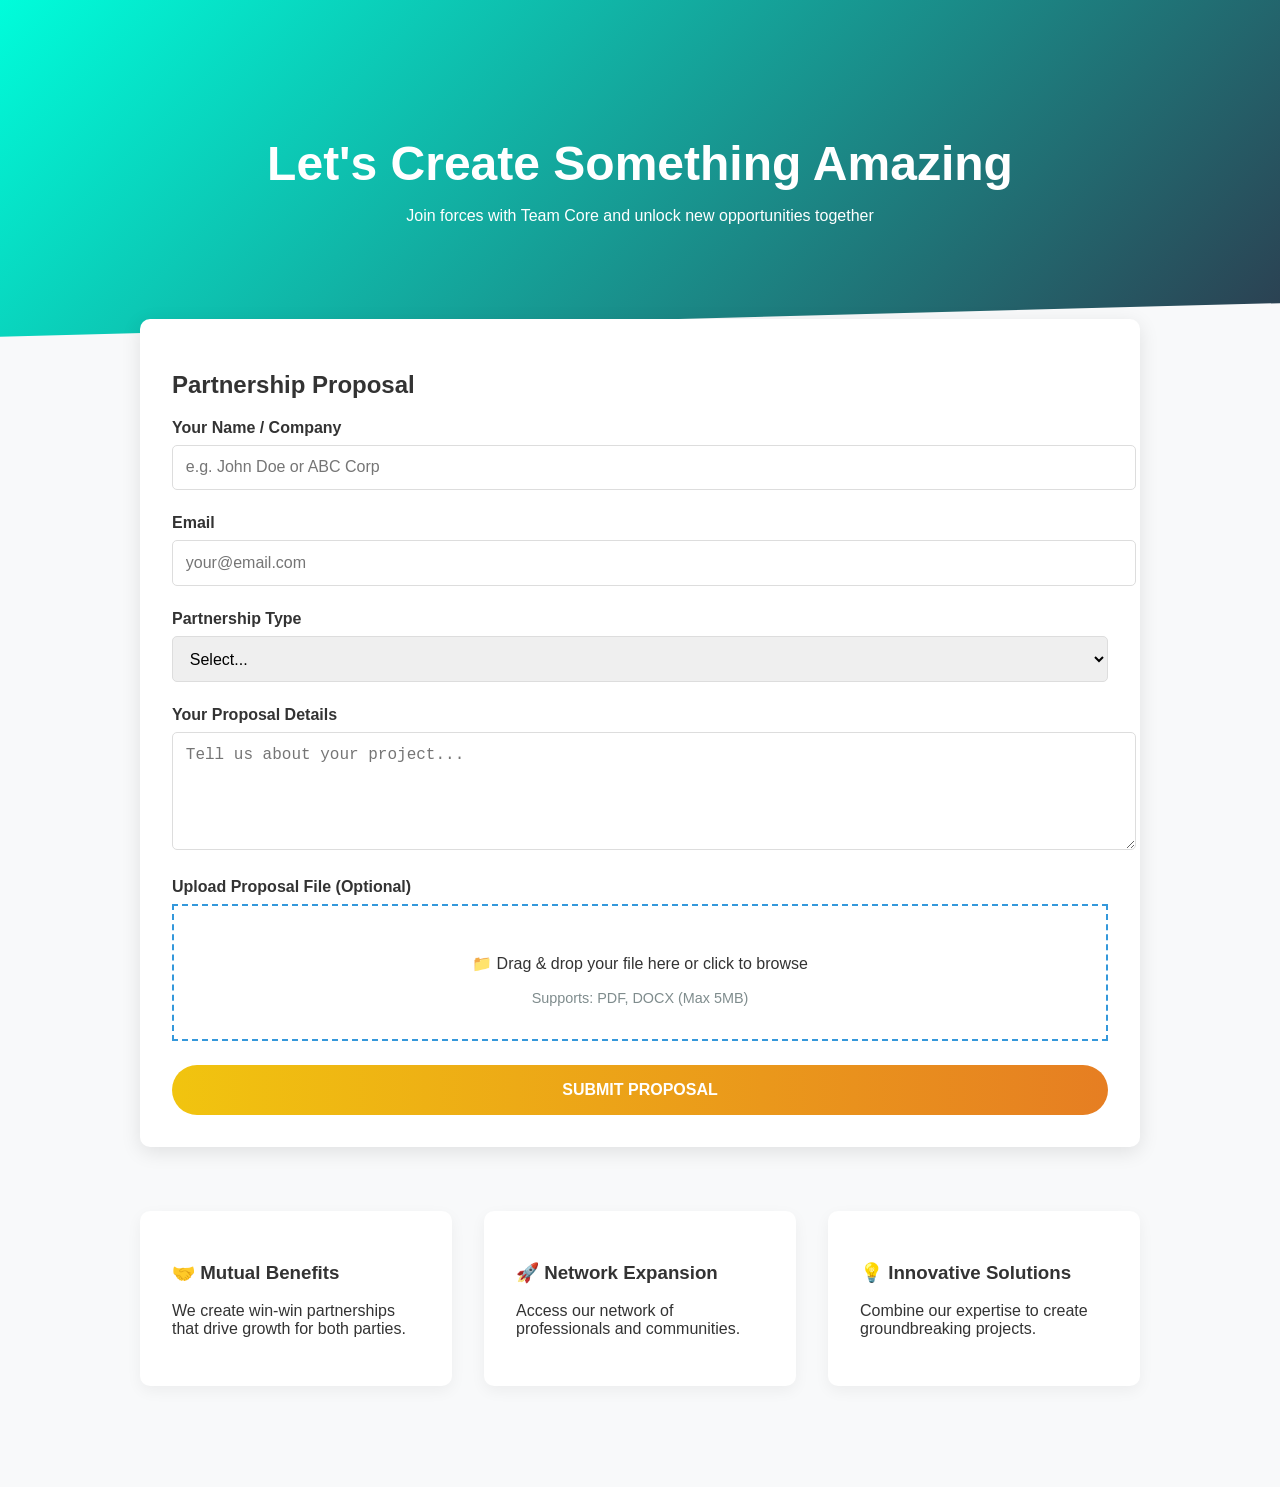
<file: partnership.html>
<!DOCTYPE html>
<html>
<head>
  <title>Partner with Team Core</title>
  <style>
    /* GLOBAL STYLES */
    body {
      font-family: 'Segoe UI', sans-serif;
      margin: 0;
      background: #f8f9fa;
      color: #333;
    }
    .container {
      max-width: 1000px;
      margin: 0 auto;
      padding: 2rem;
    }

    /* HERO SECTION */
    .hero {
      background: linear-gradient(135deg, #00fddb, #2c3e50);
      color: white;
      text-align: center;
      padding: 4rem 1rem;
      clip-path: polygon(0 0, 100% 0, 100% 90%, 0 100%);
    }
    .hero h1 {
      font-size: 3rem;
      margin-bottom: 1rem;
      animation: fadeIn 1s ease;
    }
    @keyframes fadeIn {
      from { opacity: 0; transform: translateY(20px); }
      to { opacity: 1; transform: translateY(0); }
    }

    /* FORM STYLES */
    .partnership-form {
      background: white;
      padding: 2rem;
      border-radius: 10px;
      box-shadow: 0 5px 20px rgba(0,0,0,0.1);
      margin-top: -50px;
      position: relative;
      z-index: 10;
    }
    .form-group {
      margin-bottom: 1.5rem;
    }
    .form-group label {
      display: block;
      margin-bottom: 0.5rem;
      font-weight: 600;
    }
    .form-group input,
    .form-group textarea,
    .form-group select,
    .form-group file-upload {
      width: 100%;
      padding: 0.8rem;
      border: 1px solid #ddd;
      border-radius: 5px;
      font-size: 1rem;
      transition: 0.3s;
    }
    .form-group input:focus,
    .form-group textarea:focus {
      border-color: #3498db;
      box-shadow: 0 0 0 3px rgba(52,152,219,0.2);
    }

    /* FILE UPLOAD STYLES */
    .file-upload {
      border: 2px dashed #3498db;
      padding: 2rem;
      text-align: center;
      cursor: pointer;
      transition: 0.3s;
    }
    .file-upload:hover {
      background: #f0f8ff;
    }
    .file-hint {
      color: #7f8c8d;
      font-size: 0.9rem;
    }

    /* SUBMIT BUTTON */
    .submit-btn {
      background: linear-gradient(90deg, #f1c40f, #e67e22);
      color: white;
      border: none;
      padding: 1rem 2rem;
      font-size: 1rem;
      border-radius: 50px;
      cursor: pointer;
      transition: 0.3s;
      font-weight: bold;
      display: block;
      width: 100%;
    }
    .submit-btn:hover {
      transform: translateY(-3px);
      box-shadow: 0 5px 15px rgba(230,126,34,0.3);
    }

    /* BENEFITS SECTION */
    .benefits {
      display: grid;
      grid-template-columns: repeat(auto-fit, minmax(300px, 1fr));
      gap: 2rem;
      margin: 4rem 0;
    }
    .benefit-card {
      background: white;
      padding: 2rem;
      border-radius: 10px;
      box-shadow: 0 5px 15px rgba(0,0,0,0.05);
      transition: 0.3s;
    }
    .benefit-card:hover {
      transform: translateY(-5px);
      box-shadow: 0 10px 25px rgba(0,0,0,0.1);
    }
  </style>
</head>
<body>
  <!-- HERO SECTION -->
  <section class="hero">
    <div class="container">
      <h1>Let's Create Something Amazing</h1>
      <p>Join forces with Team Core and unlock new opportunities together</p>
    </div>
  </section>

  <!-- PARTNERSHIP FORM -->
  <div class="container">
    <div class="partnership-form">
      <h2>Partnership Proposal</h2>
      <form id="partnerForm">
        <div class="form-group">
          <label for="name">Your Name / Company</label>
          <input type="text" id="name" required placeholder="e.g. John Doe or ABC Corp">
        </div>

        <div class="form-group">
          <label for="email">Email</label>
          <input type="email" id="email" required placeholder="your@email.com">
        </div>

        <div class="form-group">
          <label for="type">Partnership Type</label>
          <select id="type" required>
            <option value="">Select...</option>
            <option value="sponsor">Sponsorship</option>
            <option value="collab">Collaboration</option>
            <option value="network">Networking</option>
            <option value="other">Other</option>
          </select>
        </div>


<div class="form-group">
          <label for="message">Your Proposal Details</label>
          <textarea id="message" rows="5" required placeholder="Tell us about your project..."></textarea>
        </div>

        <div class="form-group">
          <label>Upload Proposal File (Optional)</label>
          <div class="file-upload" id="fileUpload">
            <p>📁 Drag & drop your file here or click to browse</p>
            <small class="file-hint">Supports: PDF, DOCX (Max 5MB)</small>
            <input type="file" id="proposalFile" accept=".pdf,.doc,.docx" style="display: none;">
          </div>
          <div id="fileName" style="margin-top: 0.5rem;"></div>
        </div>

        <button type="submit" class="submit-btn">SUBMIT PROPOSAL</button>
      </form>
    </div>

    <!-- BENEFITS SECTION -->
    <div class="benefits">
      <div class="benefit-card">
        <h3>🤝 Mutual Benefits</h3>
        <p>We create win-win partnerships that drive growth for both parties.</p>
      </div>
      <div class="benefit-card">
        <h3>🚀 Network Expansion</h3>
        <p>Access our network of professionals and communities.</p>
      </div>
      <div class="benefit-card">
        <h3>💡 Innovative Solutions</h3>
        <p>Combine our expertise to create groundbreaking projects.</p>
      </div>
    </div>
  </div>

  <script>
    // File Upload Interaction
    const fileUpload = document.getElementById('fileUpload');
    const fileInput = document.getElementById('proposalFile');
    const fileName = document.getElementById('fileName');

    fileUpload.addEventListener('click', () => fileInput.click());
    
    fileInput.addEventListener('change', (e) => {
      if (e.target.files.length > 0) {
        fileName.innerHTML = '<span style="color:green">✓</span> Selected: <strong>${e.target.files[0].name}</strong>';
        fileUpload.style.borderColor = "#2ecc71";
      }
    });

    // Drag & Drop Functionality
    fileUpload.addEventListener('dragover', (e) => {
      e.preventDefault();
      fileUpload.style.background = "#f0f8ff";
    });

    fileUpload.addEventListener('dragleave', () => {
      fileUpload.style.background = "white";
    });

    fileUpload.addEventListener('drop', (e) => {
      e.preventDefault();
      fileUpload.style.background = "white";
      if (e.dataTransfer.files.length) {
        fileInput.files = e.dataTransfer.files;
        fileName.innerHTML = '<span style="color:green">✓</span> Selected: <strong>${e.target.files[0].name}</strong>';
        fileUpload.style.borderColor = "#2ecc71";
      }
    });

    // Form Submission
    document.getElementById('partnerForm').addEventListener('submit', async (e) => {
      e.preventDefault();
      
      // Simple validation
      if (!document.getElementById('name').value) {
        alert('Please enter your name/company');
        return;
      }

      // Create FormData object
      const formData = new FormData();
      formData.append('name', document.getElementById('name').value);
      formData.append('email', document.getElementById('email').value);
      formData.append('type', document.getElementById('type').value);
      formData.append('message', document.getElementById('message').value);
      
      if (fileInput.files[0]) {
        formData.append('file', fileInput.files[0]);
      }

      // Show loading state
      const btn = e.target.querySelector('button');
      btn.disabled = true;
      btn.textContent = 'Sending...';

      // Simulate API call
      setTimeout(() => {
        console.log('Form data:', Object.fromEntries(formData));
        alert('🎉 Proposal submitted successfully! We will contact you soon.');
        btn.disabled = false;
        btn.textContent = 'SUBMIT PROPOSAL';
        document.getElementById('partnerForm').reset();
        fileName.textContent = '';
        fileUpload.style.borderColor = "#3498db";
      }, 1500);
    });
  </script>
</body>
</html>
</file>
